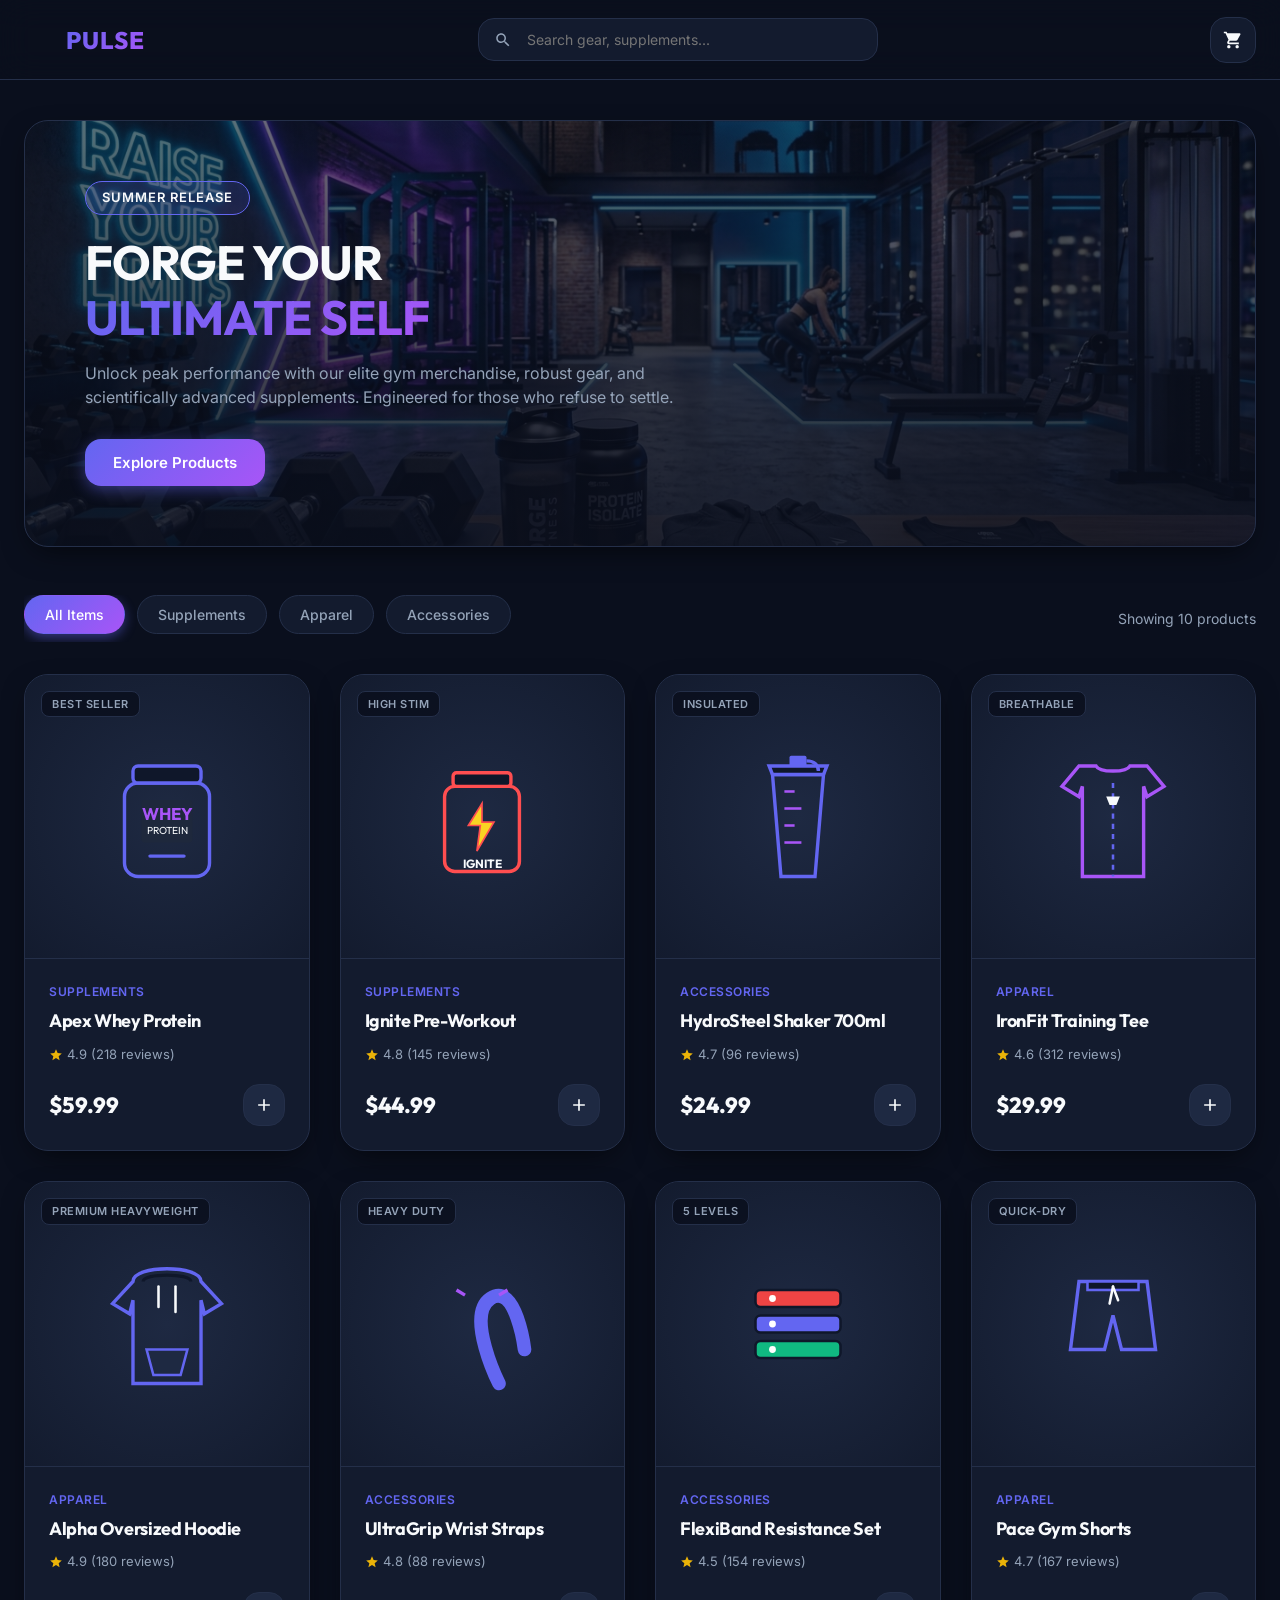
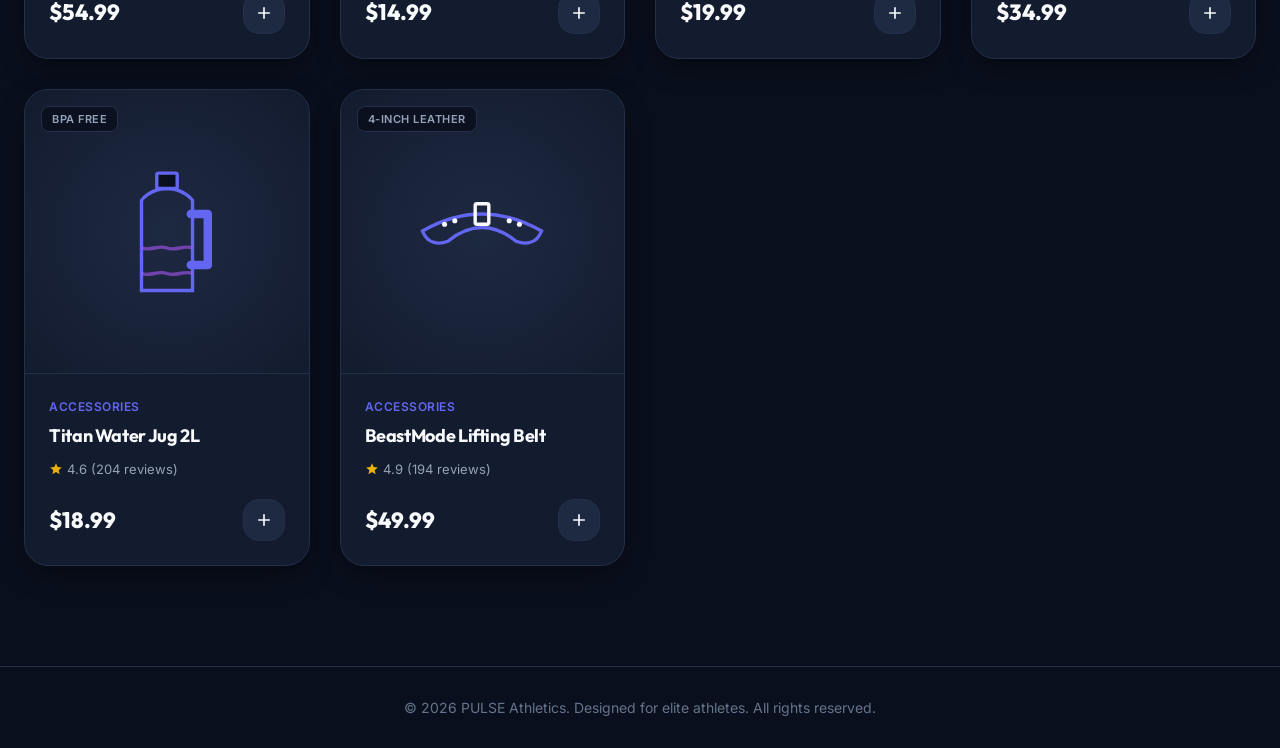
<file: index.html>
<!DOCTYPE html>
<html lang="en">
<head>
    <meta charset="UTF-8">
    <meta name="viewport" content="width=device-width, initial-scale=1.0">
    <title>PULSE / Elite Gym Merchandise & Supplements</title>
    <meta name="description" content="Shop elite athletic wear, premium gym merchandise, and high-performance sports supplements at PULSE.">
    <link rel="stylesheet" href="style.css">
</head>
<body>
    <!-- SVG Gradients Definitions for Logos -->
    <svg style="display: none;">
        <defs>
            <linearGradient id="logoGradient" x1="0%" y1="0%" x2="100%" y2="100%">
                <stop offset="0%" stop-color="#6366f1" />
                <stop offset="100%" stop-color="#a855f7" />
            </linearGradient>
            <linearGradient id="productGradient" x1="0%" y1="0%" x2="100%" y2="100%">
                <stop offset="0%" stop-color="#312e81" />
                <stop offset="100%" stop-color="#581c87" />
            </linearGradient>
        </defs>
    </svg>

    <!-- Navigation Header -->
    <header>
        <div class="nav-container">
            <a href="index.html" class="logo" id="logoLink">
                <svg viewBox="0 0 24 24">
                    <path d="M6.5 5h11C18.3 5 19 5.7 19 6.5s-.7 1.5-1.5 1.5h-11C5.7 8 5 7.3 5 6.5S5.7 5 6.5 5zm0 11h11c.8 0 1.5.7 1.5 1.5s-.7 1.5-1.5 1.5h-11C5.7 19 5 18.3 5 17.5S5.7 16 6.5 16zm-3-5.5h17c.8 0 1.5.7 1.5 1.5s-.7 1.5-1.5 1.5H3.5C2.7 13.5 2 12.8 2 12s.7-1.5 1.5-1.5z"/>
                </svg>
                <span class="gradient-text">PULSE</span>
            </a>

            <div class="nav-search">
                <input type="text" id="searchInput" placeholder="Search gear, supplements..." aria-label="Search products">
                <svg viewBox="0 0 24 24">
                    <path d="M15.5 14h-.79l-.28-.27C15.41 12.59 16 11.11 16 9.5 16 5.91 13.09 3 9.5 3S3 5.91 3 9.5 5.91 16 9.5 16c1.61 0 3.09-.59 4.23-1.57l.27.28v.79l5 4.99L20.49 19l-4.99-5zm-6 0C7.01 14 5 11.99 5 9.5S7.01 5 9.5 5 14 7.01 14 9.5 11.99 14 9.5 14z"/>
                </svg>
            </div>

            <div class="nav-actions">
                <button class="cart-toggle-btn" id="cartToggleBtn" aria-label="Toggle Shopping Cart">
                    <svg viewBox="0 0 24 24">
                        <path d="M7 18c-1.1 0-1.99.9-1.99 2S5.9 22 7 22s2-.9 2-2-.9-2-2-2zM1 2v2h2l3.6 7.59-1.35 2.45c-.16.28-.25.61-.25.96 0 1.1.9 2 2 2h12v-2H7.42c-.14 0-.25-.11-.25-.25l.03-.12.9-1.63h7.45c.75 0 1.41-.41 1.75-1.03l3.58-6.49c.08-.14.12-.31.12-.48 0-.55-.45-1-1-1H5.21l-.94-2H1zm16 16c-1.1 0-1.99.9-1.99 2s.89 2 1.99 2 2-.9 2-2-.9-2-2-2z"/>
                    </svg>
                    <span class="cart-badge" id="cartBadge">0</span>
                </button>
            </div>
        </div>
    </header>

    <!-- Main Content Section -->
    <main>
        <!-- Gym Hero Section -->
        <section class="hero">
            <div class="hero-content">
                <span class="hero-badge">Summer Release</span>
                <h2>FORGE YOUR <br><span class="gradient-text">ULTIMATE SELF</span></h2>
                <p>Unlock peak performance with our elite gym merchandise, robust gear, and scientifically advanced supplements. Engineered for those who refuse to settle.</p>
                <button class="btn" id="heroBtn">Explore Products</button>
            </div>
        </section>

        <!-- Category Selectors & Results count -->
        <section class="filters-section">
            <div class="categories" id="categoriesContainer">
                <button class="category-btn active" data-category="all">All Items</button>
                <button class="category-btn" data-category="supplements">Supplements</button>
                <button class="category-btn" data-category="apparel">Apparel</button>
                <button class="category-btn" data-category="accessories">Accessories</button>
            </div>
            <div class="results-count">
                Showing <span id="resultsCount">10</span> products
            </div>
        </section>

        <!-- Products Listing Grid -->
        <section class="products-grid" id="productsGrid" aria-label="Product Catalog">
            <!-- Dynamic JavaScript Render -->
        </section>
    </main>

    <!-- Cart Overlay Drawer -->
    <div class="cart-overlay" id="cartOverlay">
        <div class="cart-panel" id="cartPanel">
            <div class="cart-header">
                <h3>YOUR <span class="gradient-text">CART</span></h3>
                <button class="cart-close-btn" id="cartCloseBtn" aria-label="Close Shopping Cart">
                    <svg viewBox="0 0 24 24">
                        <path d="M19 6.41L17.59 5 12 10.59 6.41 5 5 6.41 10.59 12 5 17.59 6.41 19 12 13.41 17.59 19 19 17.59 13.41 12z"/>
                    </svg>
                </button>
            </div>

            <div class="cart-items-container" id="cartItemsContainer">
                <!-- Dynamic JavaScript Cart Render -->
            </div>

            <div class="cart-footer">
                <div class="cart-total-row">
                    <span>Subtotal:</span>
                    <span class="cart-total-price" id="cartTotalPrice">$0.00</span>
                </div>
                <button class="btn cart-checkout-btn" id="cartCheckoutBtn">PROCEED TO CHECKOUT</button>
            </div>
        </div>
    </div>

    <!-- Page Footer -->
    <footer>
        <p>&copy; 2026 PULSE Athletics. Designed for elite athletes. All rights reserved.</p>
    </footer>

    <!-- Application Script -->
    <script src="app.js"></script>
</body>
</html>
</file>
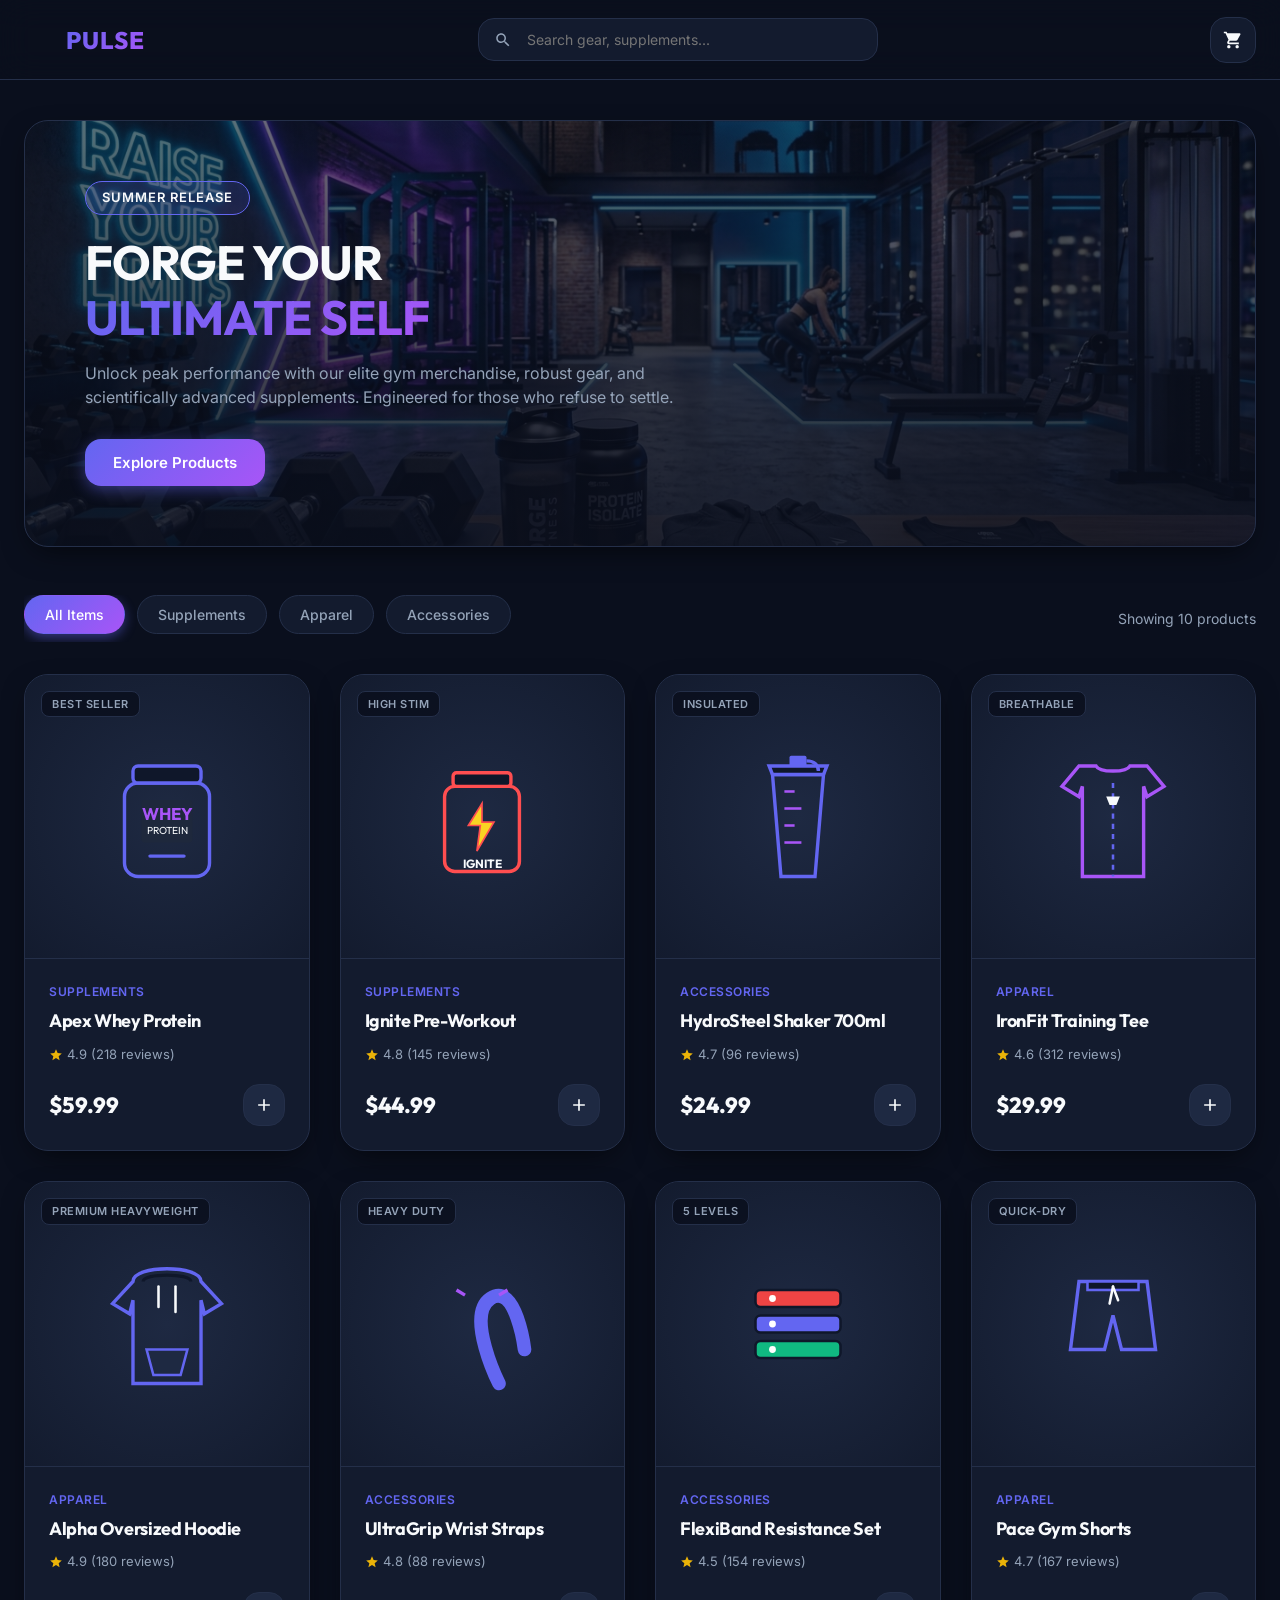
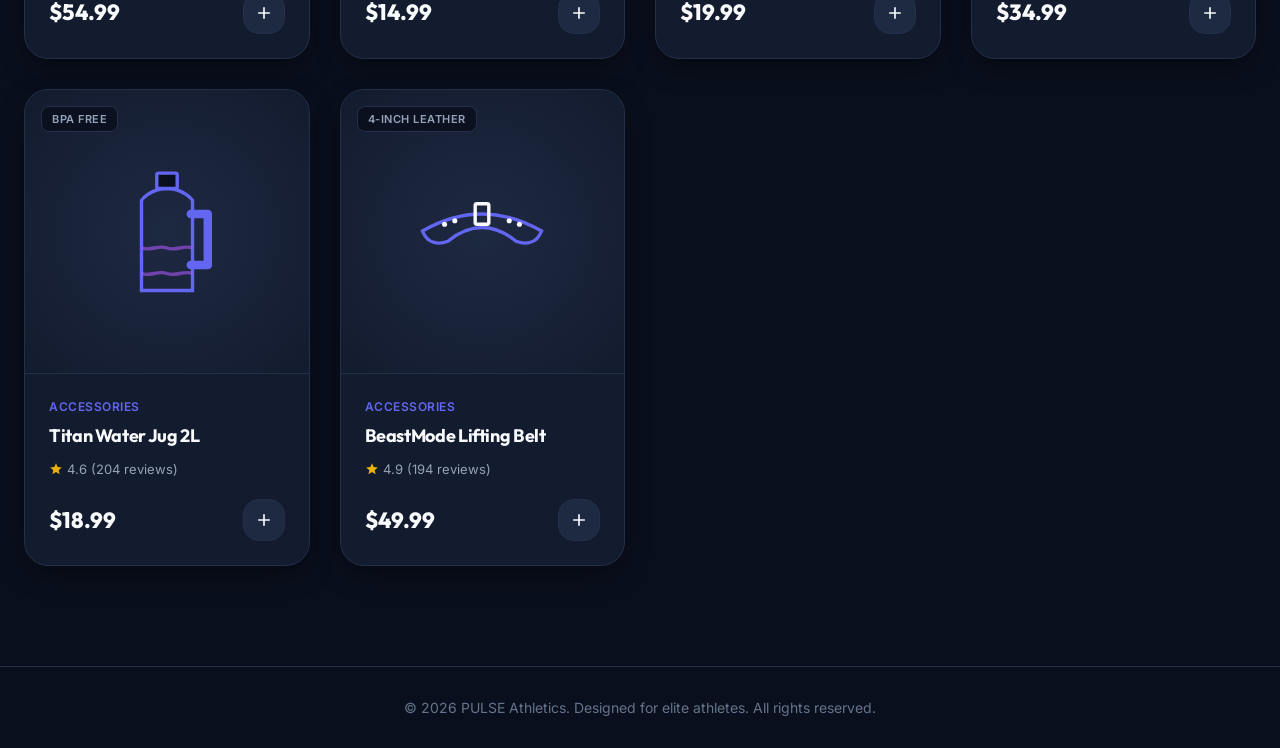
<file: payment.html>
<!DOCTYPE html>
<html lang="en">
<head>
    <meta charset="UTF-8">
    <meta name="viewport" content="width=device-width, initial-scale=1.0">
    <title>PULSE / Secure Checkout</title>
    <meta name="description" content="Securely complete your gym merchandise order on the PULSE sandbox gateway.">
    <link rel="stylesheet" href="style.css">
</head>
<body>
    <!-- SVG Gradients Definitions for Logos -->
    <svg style="display: none;">
        <defs>
            <linearGradient id="logoGradient" x1="0%" y1="0%" x2="100%" y2="100%">
                <stop offset="0%" stop-color="#6366f1" />
                <stop offset="100%" stop-color="#a855f7" />
            </linearGradient>
        </defs>
    </svg>

    <!-- Navigation Header -->
    <header>
        <div class="nav-container">
            <a href="index.html" class="logo">
                <svg viewBox="0 0 24 24">
                    <path d="M6.5 5h11C18.3 5 19 5.7 19 6.5s-.7 1.5-1.5 1.5h-11C5.7 8 5 7.3 5 6.5S5.7 5 6.5 5zm0 11h11c.8 0 1.5.7 1.5 1.5s-.7 1.5-1.5 1.5h-11C5.7 19 5 18.3 5 17.5S5.7 16 6.5 16zm-3-5.5h17c.8 0 1.5.7 1.5 1.5s-.7 1.5-1.5 1.5H3.5C2.7 13.5 2 12.8 2 12s.7-1.5 1.5-1.5z"/>
                </svg>
                <span class="gradient-text">PULSE</span>
            </a>
            <div style="font-size: 13px; font-weight: 700; color: var(--text-muted); text-transform: uppercase; letter-spacing: 2px; display: flex; align-items: center; gap: 8px;">
                <svg viewBox="0 0 24 24" style="width: 16px; height: 16px; fill: var(--text-muted);">
                    <path d="M18 8h-1V6c0-2.76-2.24-5-5-5S7 3.24 7 6v2H6c-1.1 0-2 .9-2 2v10c0 1.1.9 2 2 2h12c1.1 0 2-.9 2-2V10c0-1.1-.9-2-2-2zm-6 9c-1.1 0-2-.9-2-2s.9-2 2-2 2 .9 2 2-.9 2-2 2zm3.1-9H8.9V6c0-1.71 1.39-3.1 3.1-3.1 1.71 0 3.1 1.39 3.1 3.1v2z"/>
                </svg>
                Secure Checkout
            </div>
        </div>
    </header>

    <!-- Main Payment Section -->
    <main>
        <div style="margin-bottom: 24px;">
            <a href="index.html" class="btn btn-secondary" style="padding: 10px 18px; font-size: 13px; border-radius: var(--radius-sm);">
                <svg viewBox="0 0 24 24" style="width: 14px; height: 14px; fill: currentColor; transform: rotate(180deg); margin-right: 4px;">
                    <path d="M5.88 4.12L13.76 12l-7.88 7.88L8 22l10-10L8 2z"/>
                </svg>
                Back to Shop
            </a>
        </div>

        <div class="payment-wrapper">
            <!-- Payment Form Panel -->
            <div class="panel-card">
                <h3 class="panel-title">
                    <span class="gradient-text">Payment Gateway</span> Sandbox
                </h3>

                <!-- Live Card Mockup -->
                <div class="payment-card-mockup" id="cardMockup">
                    <div style="display: flex; justify-content: space-between; align-items: flex-start;">
                        <div class="card-mock-chip"></div>
                        <svg viewBox="0 0 24 24" style="width: 32px; height: 32px; fill: rgba(255, 255, 255, 0.4);">
                            <path d="M12 2C6.48 2 2 6.48 2 12s4.48 10 10 10 10-4.48 10-10S17.52 2 12 2zm1 17h-2v-2h2v2zm2.07-7.75l-.9.92C13.45 12.9 13 13.5 13 15h-2v-.5c0-1.1.45-2.1 1.17-2.83l1.24-1.26c.37-.36.59-.86.59-1.41 0-1.1-.9-2-2-2s-2 .9-2 2H7c0-2.76 2.24-5 5-5s5 2.24 5 5c0 1.04-.42 1.99-1.07 2.75z"/>
                        </svg>
                    </div>
                    <div class="card-mock-number" id="mockCardNumber">•••• •••• •••• ••••</div>
                    <div style="display: flex; justify-content: space-between; align-items: flex-end;">
                        <div>
                            <div class="card-mock-label">Cardholder</div>
                            <div class="card-mock-value" id="mockCardName">Your Name</div>
                        </div>
                        <div style="text-align: right;">
                            <div class="card-mock-label">Expires</div>
                            <div class="card-mock-value" id="mockCardExpiry">MM/YY</div>
                        </div>
                    </div>
                </div>

                <!-- Payment Form -->
                <form id="paymentForm">
                    <div class="form-group">
                        <label for="cardName">Cardholder Name</label>
                        <div class="form-input-wrapper">
                            <input type="text" id="cardName" class="form-input" placeholder="e.g. John Doe" required>
                            <svg viewBox="0 0 24 24">
                                <path d="M12 12c2.21 0 4-1.79 4-4s-1.79-4-4-4-4 1.79-4 4 1.79 4 4 4zm0 2c-2.67 0-8 1.34-8 4v2h16v-2c0-2.66-5.33-4-8-4z"/>
                            </svg>
                        </div>
                    </div>

                    <div class="form-group">
                        <label for="cardNumber">Card Number</label>
                        <div class="form-input-wrapper">
                            <input type="text" id="cardNumber" class="form-input" maxlength="19" placeholder="0000 0000 0000 0000" required>
                            <svg viewBox="0 0 24 24">
                                <path d="M21 18v1c0 1.1-.9 2-2 2H5c-1.11 0-2-.9-2-2V5c0-1.1.89-2 2-2h14c1.1 0 2 .9 2 2v1h-9c-1.11 0-2 .9-2 2v8c0 1.1.89 2 2 2h9zm-9-2h10V8H12v8zm4-2.5c-.83 0-1.5-.67-1.5-1.5s.67-1.5 1.5-1.5 1.5.67 1.5 1.5-.67 1.5-1.5 1.5z"/>
                            </svg>
                        </div>
                    </div>

                    <div class="form-row">
                        <div class="form-group">
                            <label for="cardExpiry">Expiration Date</label>
                            <div class="form-input-wrapper">
                                <input type="text" id="cardExpiry" class="form-input" maxlength="5" placeholder="MM/YY" required>
                                <svg viewBox="0 0 24 24">
                                    <path d="M19 4h-1V2h-2v2H8V2H6v2H5c-1.11 0-1.99.9-1.99 2L3 20c0 1.1.89 2 2 2h14c1.1 0 2-.9 2-2V6c0-1.1-.9-2-2-2zm0 16H5V10h14v10zm0-12H5V6h14v2z"/>
                                </svg>
                            </div>
                        </div>

                        <div class="form-group">
                            <label for="cardCvv">CVV</label>
                            <div class="form-input-wrapper">
                                <input type="password" id="cardCvv" class="form-input" maxlength="3" placeholder="000" required>
                                <svg viewBox="0 0 24 24">
                                    <path d="M18 8h-1V6c0-2.76-2.24-5-5-5S7 3.24 7 6v2H6c-1.1 0-2 .9-2 2v10c0 1.1.9 2 2 2h12c1.1 0 2-.9 2-2V10c0-1.1-.9-2-2-2zm-6 9c-1.1 0-2-.9-2-2s.9-2 2-2 2 .9 2 2-.9 2-2 2zm3.1-9H8.9V6c0-1.71 1.39-3.1 3.1-3.1 1.71 0 3.1 1.39 3.1 3.1v2z"/>
                                </svg>
                            </div>
                        </div>
                    </div>

                    <!-- Sandbox Simulator Controllers -->
                    <div class="simulation-mode">
                        <label>Simulate Gateway Response</label>
                        <p>Toggle the simulator response outcome for verification testing.</p>
                        <div class="toggle-group">
                            <button type="button" class="toggle-btn active success-opt" id="simSuccessBtn">SUCCESS</button>
                            <button type="button" class="toggle-btn failed-opt" id="simFailedBtn">FAILURE</button>
                        </div>
                    </div>

                    <button type="submit" class="btn" style="width: 100%; margin-top: 30px; height: 54px;">SUBMIT PAYMENT</button>
                </form>
            </div>

            <!-- Order Summary Panel -->
            <div class="panel-card">
                <h3 class="panel-title">Order Summary</h3>
                
                <div class="summary-items" id="summaryItems">
                    <!-- Dynamic JavaScript Render of Items -->
                </div>

                <div class="summary-calculations">
                    <div style="display: flex; justify-content: space-between;">
                        <span>Subtotal</span>
                        <span id="summarySubtotal">$0.00</span>
                    </div>
                    <div style="display: flex; justify-content: space-between;">
                        <span>Shipping</span>
                        <span id="summaryShipping">$0.00</span>
                    </div>
                    <div style="display: flex; justify-content: space-between;">
                        <span>Estimated Tax (8%)</span>
                        <span id="summaryTax">$0.00</span>
                    </div>
                    <div class="summary-row-bold">
                        <span>Total Due</span>
                        <span id="summaryTotal">$0.00</span>
                    </div>
                </div>
            </div>
        </div>
    </main>

    <!-- Spinner Loading Dialog Overlay -->
    <div class="loader-overlay" id="loaderOverlay">
        <div class="spinner"></div>
        <div class="loader-text" id="loaderText">Connecting to bank network...</div>
    </div>

    <!-- Page Footer -->
    <footer>
        <p>&copy; 2026 PULSE Athletics. Secured Sandbox Checkout. No real currency is processed.</p>
    </footer>

    <!-- Application Script -->
    <script src="app.js"></script>
</body>
</html>
</file>
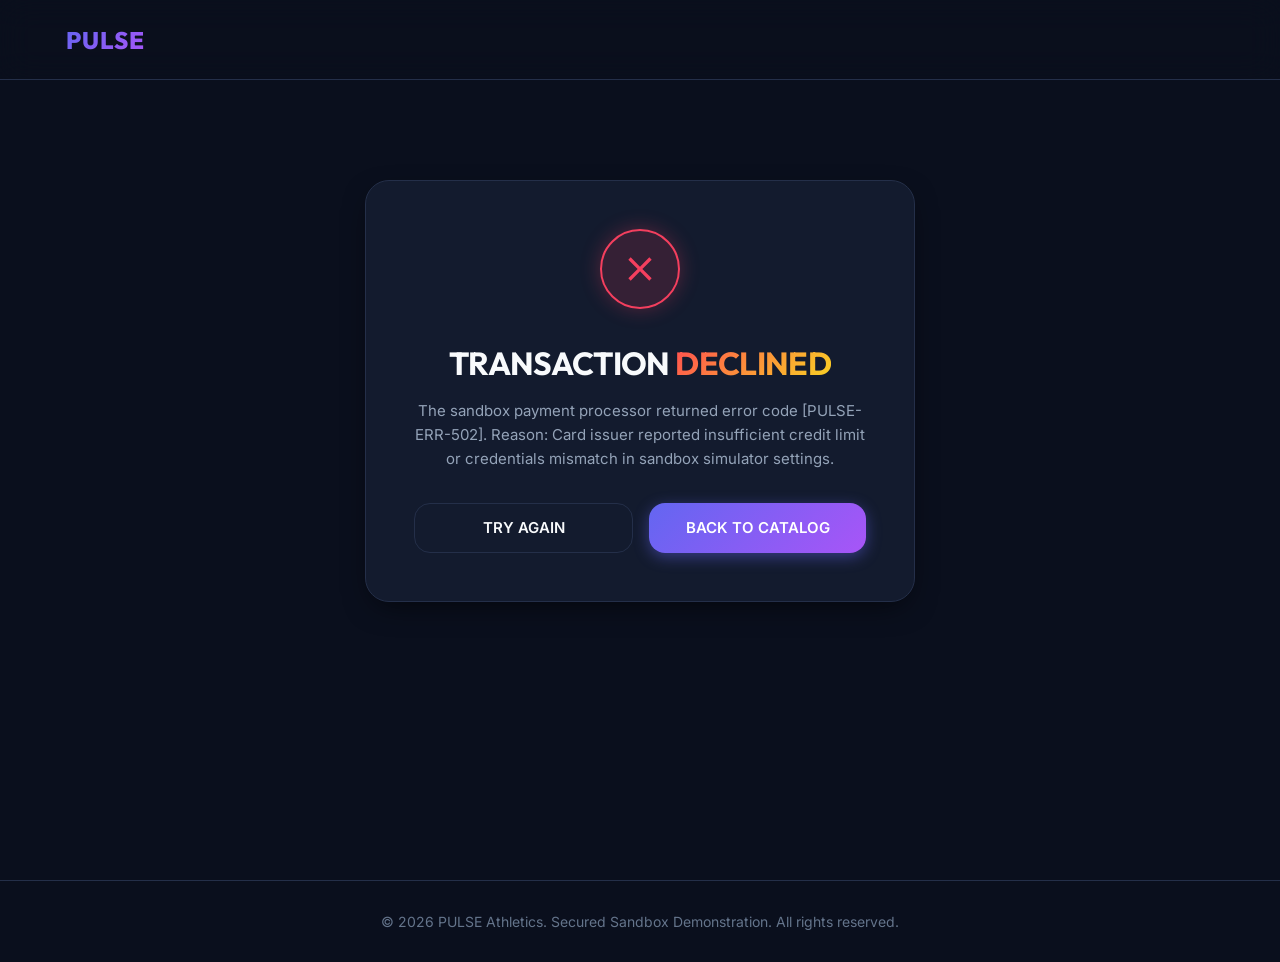
<file: status.html>
<!DOCTYPE html>
<html lang="en">
<head>
    <meta charset="UTF-8">
    <meta name="viewport" content="width=device-width, initial-scale=1.0">
    <title>PULSE / Transaction Status</title>
    <meta name="description" content="Check your PULSE sandbox purchase status.">
    <link rel="stylesheet" href="style.css">
</head>
<body>
    <!-- SVG Gradients Definitions for Logos -->
    <svg style="display: none;">
        <defs>
            <linearGradient id="logoGradient" x1="0%" y1="0%" x2="100%" y2="100%">
                <stop offset="0%" stop-color="#6366f1" />
                <stop offset="100%" stop-color="#a855f7" />
            </linearGradient>
        </defs>
    </svg>

    <!-- Navigation Header -->
    <header>
        <div class="nav-container">
            <a href="index.html" class="logo">
                <svg viewBox="0 0 24 24">
                    <path d="M6.5 5h11C18.3 5 19 5.7 19 6.5s-.7 1.5-1.5 1.5h-11C5.7 8 5 7.3 5 6.5S5.7 5 6.5 5zm0 11h11c.8 0 1.5.7 1.5 1.5s-.7 1.5-1.5 1.5h-11C5.7 19 5 18.3 5 17.5S5.7 16 6.5 16zm-3-5.5h17c.8 0 1.5.7 1.5 1.5s-.7 1.5-1.5 1.5H3.5C2.7 13.5 2 12.8 2 12s.7-1.5 1.5-1.5z"/>
                </svg>
                <span class="gradient-text">PULSE</span>
            </a>
        </div>
    </header>

    <!-- Status Card Container -->
    <main>
        <div class="status-container">
            <!-- This card element's classes are dynamically modified: 'status-card success' or 'status-card failed' -->
            <div class="status-card" id="statusCard">
                
                <div class="status-icon-wrapper" id="statusIcon">
                    <!-- Dynamic SVG inserted via JS -->
                </div>

                <h2 class="status-title" id="statusTitle">Checking transaction...</h2>
                <p class="status-message" id="statusMessage">Please wait while we retrieve the transaction logs.</p>

                <!-- Receipt details panel -->
                <div class="receipt-details" id="receiptDetails" style="display: none;">
                    <div class="receipt-row">
                        <span class="receipt-label">Transaction ID</span>
                        <span class="receipt-value" id="receiptTxnId">TXN-00000000</span>
                    </div>
                    <div class="receipt-row">
                        <span class="receipt-label">Date & Time</span>
                        <span class="receipt-value" id="receiptDate">July 9, 2026</span>
                    </div>
                    <div class="receipt-row">
                        <span class="receipt-label">Payment Method</span>
                        <span class="receipt-value" id="receiptCard">Visa ending in ••••</span>
                    </div>
                    <div class="receipt-divider"></div>
                    <div class="receipt-row" style="font-size: 16px;">
                        <span class="receipt-label" style="font-weight: 700; color: var(--text-primary);">Total Charged</span>
                        <span class="receipt-value" id="receiptTotal" style="font-size: 18px; color: var(--accent); font-weight: 800;">$0.00</span>
                    </div>
                </div>

                <!-- Action Button Block -->
                <div id="statusActions" style="display: flex; gap: 16px; width: 100%; justify-content: center;">
                    <!-- Dynamic CTA Buttons -->
                </div>

            </div>
        </div>
    </main>

    <!-- Page Footer -->
    <footer>
        <p>&copy; 2026 PULSE Athletics. Secured Sandbox Demonstration. All rights reserved.</p>
    </footer>

    <!-- Application Script -->
    <script src="app.js"></script>
</body>
</html>
</file>
<file: style.css>
@import url('https://fonts.googleapis.com/css2?family=Inter:wght@300;400;500;600;700&family=Outfit:wght@400;600;700;800&display=swap');

:root {
    --bg-primary: #0a0f1d;
    --bg-secondary: #131b2e;
    --bg-tertiary: #1e2942;
    --accent: #6366f1;
    --accent-hover: #4f46e5;
    --accent-glow: rgba(99, 102, 241, 0.45);
    --gradient-primary: linear-gradient(135deg, #6366f1 0%, #a855f7 100%);
    --gradient-secondary: linear-gradient(135deg, #ff4e50 0%, #f9d423 100%);
    --text-primary: #f8fafc;
    --text-secondary: #94a3b8;
    --text-muted: #64748b;
    --success: #10b981;
    --success-glow: rgba(16, 185, 129, 0.3);
    --danger: #f43f5e;
    --danger-glow: rgba(244, 63, 94, 0.3);
    --border: #242f49;
    --border-hover: #384a73;
    --card-shadow: 0 10px 30px -10px rgba(0, 0, 0, 0.7);
    --radius-sm: 8px;
    --radius-md: 16px;
    --radius-lg: 24px;
    --transition: all 0.3s cubic-bezier(0.4, 0, 0.2, 1);
}

/* Reset & Base Styles */
* {
    margin: 0;
    padding: 0;
    box-sizing: border-box;
}

body {
    background-color: var(--bg-primary);
    color: var(--text-primary);
    font-family: 'Inter', sans-serif;
    line-height: 1.5;
    overflow-x: hidden;
    min-height: 100vh;
}

h1, h2, h3, h4, h5, h6 {
    font-family: 'Outfit', sans-serif;
    font-weight: 700;
    letter-spacing: -0.02em;
}

a {
    color: inherit;
    text-decoration: none;
}

button, input, select {
    font-family: inherit;
    outline: none;
    border: none;
}

/* Scrollbar styling */
::-webkit-scrollbar {
    width: 8px;
    height: 8px;
}
::-webkit-scrollbar-track {
    background: var(--bg-primary);
}
::-webkit-scrollbar-thumb {
    background: var(--bg-tertiary);
    border-radius: var(--radius-sm);
}
::-webkit-scrollbar-thumb:hover {
    background: var(--border-hover);
}

/* Typography Helpers */
.gradient-text {
    background: var(--gradient-primary);
    -webkit-background-clip: text;
    -webkit-text-fill-color: transparent;
}

.gradient-text-alt {
    background: var(--gradient-secondary);
    -webkit-background-clip: text;
    -webkit-text-fill-color: transparent;
}

/* Navigation Bar */
header {
    position: sticky;
    top: 0;
    z-index: 100;
    background: rgba(10, 15, 29, 0.8);
    backdrop-filter: blur(16px);
    -webkit-backdrop-filter: blur(16px);
    border-bottom: 1px solid var(--border);
    height: 80px;
    display: flex;
    align-items: center;
    transition: var(--transition);
}

.nav-container {
    width: 100%;
    max-width: 1280px;
    margin: 0 auto;
    padding: 0 24px;
    display: flex;
    justify-content: space-between;
    align-items: center;
}

.logo {
    display: flex;
    align-items: center;
    gap: 10px;
    font-size: 24px;
    font-weight: 800;
    font-family: 'Outfit', sans-serif;
    text-transform: uppercase;
    letter-spacing: 1px;
}

.logo svg {
    width: 32px;
    height: 32px;
    fill: url(#logoGradient);
}

.nav-search {
    position: relative;
    width: 100%;
    max-width: 400px;
    margin: 0 20px;
}

.nav-search input {
    width: 100%;
    background: var(--bg-secondary);
    color: var(--text-primary);
    padding: 12px 16px 12px 48px;
    border-radius: var(--radius-md);
    border: 1px solid var(--border);
    font-size: 14px;
    transition: var(--transition);
}

.nav-search input:focus {
    border-color: var(--accent);
    box-shadow: 0 0 15px var(--accent-glow);
    background: var(--bg-tertiary);
}

.nav-search svg {
    position: absolute;
    left: 16px;
    top: 50%;
    transform: translateY(-50%);
    width: 18px;
    height: 18px;
    fill: var(--text-secondary);
    pointer-events: none;
    transition: var(--transition);
}

.nav-search input:focus + svg {
    fill: var(--accent);
}

.nav-actions {
    display: flex;
    align-items: center;
    gap: 16px;
}

.cart-toggle-btn {
    position: relative;
    background: var(--bg-secondary);
    border: 1px solid var(--border);
    padding: 12px;
    border-radius: var(--radius-md);
    cursor: pointer;
    display: flex;
    align-items: center;
    justify-content: center;
    transition: var(--transition);
}

.cart-toggle-btn:hover {
    background: var(--bg-tertiary);
    border-color: var(--border-hover);
    transform: translateY(-2px);
}

.cart-toggle-btn svg {
    width: 20px;
    height: 20px;
    fill: var(--text-primary);
}

.cart-badge {
    position: absolute;
    top: -6px;
    right: -6px;
    background: var(--gradient-primary);
    color: #fff;
    font-size: 11px;
    font-weight: 700;
    width: 20px;
    height: 20px;
    border-radius: 50%;
    display: flex;
    align-items: center;
    justify-content: center;
    box-shadow: 0 0 10px rgba(99, 102, 241, 0.5);
    transition: var(--transition);
    transform: scale(0);
}

.cart-badge.has-items {
    transform: scale(1);
}

/* Main Container Layout */
main {
    max-width: 1280px;
    margin: 0 auto;
    padding: 40px 24px;
    min-height: calc(100vh - 160px);
}

/* Hero Section */
.hero {
    position: relative;
    border-radius: var(--radius-lg);
    overflow: hidden;
    margin-bottom: 48px;
    background: linear-gradient(rgba(10, 15, 29, 0.6), rgba(10, 15, 29, 0.9)), url('assets/gym_hero.jpg') no-repeat center center/cover;
    min-height: 380px;
    display: flex;
    align-items: center;
    padding: 60px;
    border: 1px solid var(--border);
    box-shadow: var(--card-shadow);
}

.hero-content {
    max-width: 600px;
    position: relative;
    z-index: 2;
}

.hero-badge {
    display: inline-block;
    background: rgba(99, 102, 241, 0.15);
    border: 1px solid var(--accent);
    color: var(--text-primary);
    padding: 6px 16px;
    border-radius: 100px;
    font-size: 13px;
    font-weight: 600;
    text-transform: uppercase;
    letter-spacing: 1px;
    margin-bottom: 20px;
}

.hero h2 {
    font-size: 48px;
    line-height: 1.15;
    margin-bottom: 16px;
}

.hero p {
    color: var(--text-secondary);
    font-size: 16px;
    margin-bottom: 30px;
}

.btn {
    display: inline-flex;
    align-items: center;
    justify-content: center;
    gap: 8px;
    background: var(--gradient-primary);
    color: white;
    font-weight: 600;
    font-size: 15px;
    padding: 14px 28px;
    border-radius: var(--radius-md);
    cursor: pointer;
    box-shadow: 0 4px 15px var(--accent-glow);
    transition: var(--transition);
}

.btn:hover {
    transform: translateY(-2px);
    box-shadow: 0 6px 20px var(--accent-glow);
    opacity: 0.95;
}

.btn-secondary {
    background: var(--bg-secondary);
    border: 1px solid var(--border);
    color: var(--text-primary);
    box-shadow: none;
}

.btn-secondary:hover {
    background: var(--bg-tertiary);
    border-color: var(--border-hover);
    box-shadow: none;
}

/* Category Filters */
.filters-section {
    display: flex;
    justify-content: space-between;
    align-items: center;
    flex-wrap: wrap;
    gap: 20px;
    margin-bottom: 32px;
}

.categories {
    display: flex;
    gap: 12px;
    overflow-x: auto;
    padding-bottom: 8px;
}

.category-btn {
    background: var(--bg-secondary);
    border: 1px solid var(--border);
    color: var(--text-secondary);
    padding: 10px 20px;
    border-radius: 100px;
    font-weight: 500;
    font-size: 14px;
    cursor: pointer;
    white-space: nowrap;
    transition: var(--transition);
}

.category-btn:hover {
    border-color: var(--border-hover);
    color: var(--text-primary);
}

.category-btn.active {
    background: var(--gradient-primary);
    color: white;
    border-color: transparent;
    box-shadow: 0 4px 12px var(--accent-glow);
}

.results-count {
    color: var(--text-secondary);
    font-size: 14px;
}

/* Product Grid Section */
.products-grid {
    display: grid;
    grid-template-columns: repeat(auto-fill, minmax(280px, 1fr));
    gap: 30px;
}

/* Product Card */
.product-card {
    background: var(--bg-secondary);
    border: 1px solid var(--border);
    border-radius: var(--radius-lg);
    overflow: hidden;
    display: flex;
    flex-direction: column;
    height: 100%;
    transition: var(--transition);
    box-shadow: var(--card-shadow);
}

.product-card:hover {
    transform: translateY(-8px);
    border-color: var(--accent);
    box-shadow: 0 15px 35px -5px rgba(0, 0, 0, 0.8), 0 0 20px rgba(99, 102, 241, 0.15);
}

.product-image-container {
    position: relative;
    padding-top: 100%; /* 1:1 Aspect Ratio */
    background: radial-gradient(circle at center, var(--bg-tertiary) 0%, var(--bg-secondary) 100%);
    border-bottom: 1px solid var(--border);
    overflow: hidden;
}

.product-image-container svg {
    position: absolute;
    top: 50%;
    left: 50%;
    transform: translate(-50%, -50%);
    width: 60%;
    height: 60%;
    transition: var(--transition);
}

.product-card:hover .product-image-container svg {
    transform: translate(-50%, -50%) scale(1.1) rotate(2deg);
}

.product-badge {
    position: absolute;
    top: 16px;
    left: 16px;
    background: rgba(10, 15, 29, 0.85);
    border: 1px solid var(--border);
    padding: 4px 10px;
    border-radius: var(--radius-sm);
    font-size: 11px;
    font-weight: 600;
    text-transform: uppercase;
    letter-spacing: 0.5px;
    color: var(--text-secondary);
}

.product-info {
    padding: 24px;
    display: flex;
    flex-direction: column;
    flex-grow: 1;
}

.product-category {
    font-size: 12px;
    font-weight: 600;
    color: var(--accent);
    text-transform: uppercase;
    letter-spacing: 0.5px;
    margin-bottom: 8px;
}

.product-title {
    font-size: 18px;
    font-weight: 700;
    color: var(--text-primary);
    margin-bottom: 12px;
    line-height: 1.3;
}

.product-rating {
    display: flex;
    align-items: center;
    gap: 4px;
    margin-bottom: 20px;
    font-size: 13px;
    color: var(--text-secondary);
}

.product-rating svg {
    width: 14px;
    height: 14px;
    fill: #eab308;
}

.product-footer {
    display: flex;
    align-items: center;
    justify-content: space-between;
    margin-top: auto;
}

.product-price {
    font-size: 22px;
    font-weight: 800;
    font-family: 'Outfit', sans-serif;
    color: var(--text-primary);
}

.add-cart-btn {
    background: var(--bg-tertiary);
    border: 1px solid var(--border);
    color: var(--text-primary);
    padding: 10px;
    border-radius: var(--radius-md);
    cursor: pointer;
    display: flex;
    align-items: center;
    justify-content: center;
    transition: var(--transition);
}

.add-cart-btn:hover {
    background: var(--gradient-primary);
    border-color: transparent;
    box-shadow: 0 4px 15px var(--accent-glow);
    transform: scale(1.05);
}

.add-cart-btn svg {
    width: 20px;
    height: 20px;
    fill: currentColor;
}

/* Sliding Cart Panel */
.cart-overlay {
    position: fixed;
    top: 0;
    left: 0;
    width: 100vw;
    height: 100vh;
    background: rgba(5, 8, 16, 0.6);
    backdrop-filter: blur(8px);
    z-index: 1000;
    opacity: 0;
    pointer-events: none;
    transition: var(--transition);
}

.cart-overlay.open {
    opacity: 1;
    pointer-events: all;
}

.cart-panel {
    position: fixed;
    top: 0;
    right: -450px;
    width: 100%;
    max-width: 450px;
    height: 100vh;
    background: rgba(19, 27, 46, 0.95);
    backdrop-filter: blur(20px);
    border-left: 1px solid var(--border);
    z-index: 1001;
    display: flex;
    flex-direction: column;
    box-shadow: -10px 0 40px rgba(0, 0, 0, 0.8);
    transition: transform 0.4s cubic-bezier(0.4, 0, 0.2, 1);
}

.cart-overlay.open .cart-panel {
    transform: translateX(-450px);
}

.cart-header {
    padding: 24px;
    border-bottom: 1px solid var(--border);
    display: flex;
    justify-content: space-between;
    align-items: center;
}

.cart-close-btn {
    background: none;
    border: none;
    color: var(--text-secondary);
    cursor: pointer;
    padding: 8px;
    display: flex;
    align-items: center;
    border-radius: 50%;
    transition: var(--transition);
}

.cart-close-btn:hover {
    color: var(--text-primary);
    background: rgba(255, 255, 255, 0.05);
}

.cart-close-btn svg {
    width: 24px;
    height: 24px;
    fill: currentColor;
}

.cart-items-container {
    flex-grow: 1;
    padding: 24px;
    overflow-y: auto;
    display: flex;
    flex-direction: column;
    gap: 20px;
}

.cart-empty-state {
    display: flex;
    flex-direction: column;
    align-items: center;
    justify-content: center;
    height: 100%;
    color: var(--text-muted);
    text-align: center;
    gap: 16px;
}

.cart-empty-state svg {
    width: 64px;
    height: 64px;
    fill: var(--text-muted);
    opacity: 0.3;
}

/* Cart Item Card */
.cart-item {
    display: flex;
    gap: 16px;
    align-items: center;
    background: rgba(10, 15, 29, 0.4);
    border: 1px solid var(--border);
    padding: 16px;
    border-radius: var(--radius-md);
}

.cart-item-img {
    width: 70px;
    height: 70px;
    background: var(--bg-secondary);
    border-radius: var(--radius-sm);
    border: 1px solid var(--border);
    display: flex;
    align-items: center;
    justify-content: center;
}

.cart-item-img svg {
    width: 40px;
    height: 40px;
}

.cart-item-details {
    flex-grow: 1;
}

.cart-item-name {
    font-size: 15px;
    font-weight: 600;
    color: var(--text-primary);
    margin-bottom: 4px;
}

.cart-item-price {
    font-size: 14px;
    font-weight: 700;
    color: var(--accent);
}

.cart-item-qty {
    display: flex;
    align-items: center;
    gap: 12px;
    margin-top: 8px;
}

.qty-btn {
    background: var(--bg-tertiary);
    color: var(--text-primary);
    width: 24px;
    height: 24px;
    border-radius: 50%;
    display: flex;
    align-items: center;
    justify-content: center;
    cursor: pointer;
    font-size: 14px;
    font-weight: 600;
    transition: var(--transition);
}

.qty-btn:hover {
    background: var(--accent);
}

.qty-value {
    font-size: 14px;
    font-weight: 600;
}

.cart-item-remove {
    background: none;
    border: none;
    color: var(--text-muted);
    cursor: pointer;
    padding: 6px;
    border-radius: 50%;
    transition: var(--transition);
}

.cart-item-remove:hover {
    color: var(--danger);
    background: rgba(244, 63, 94, 0.1);
}

.cart-item-remove svg {
    width: 18px;
    height: 18px;
    fill: currentColor;
}

.cart-footer {
    padding: 24px;
    border-top: 1px solid var(--border);
    background: var(--bg-secondary);
}

.cart-total-row {
    display: flex;
    justify-content: space-between;
    margin-bottom: 20px;
    font-size: 18px;
    font-weight: 600;
}

.cart-total-price {
    font-size: 24px;
    font-weight: 800;
    font-family: 'Outfit', sans-serif;
    color: var(--text-primary);
}

.cart-checkout-btn {
    width: 100%;
    height: 52px;
}

/* Payment Layout & Forms */
.payment-wrapper {
    display: grid;
    grid-template-columns: 1.6fr 1fr;
    gap: 40px;
    align-items: start;
    margin-top: 24px;
}

@media (max-width: 900px) {
    .payment-wrapper {
        grid-template-columns: 1fr;
    }
}

.panel-card {
    background: var(--bg-secondary);
    border: 1px solid var(--border);
    border-radius: var(--radius-lg);
    padding: 32px;
    box-shadow: var(--card-shadow);
}

.panel-title {
    font-size: 24px;
    margin-bottom: 24px;
    display: flex;
    align-items: center;
    gap: 12px;
}

.panel-title svg {
    width: 24px;
    height: 24px;
    fill: url(#logoGradient);
}

/* Card design mockup */
.payment-card-mockup {
    position: relative;
    background: linear-gradient(135deg, #1e1b4b 0%, #311042 100%);
    border: 1px solid rgba(255, 255, 255, 0.1);
    border-radius: var(--radius-md);
    padding: 24px;
    aspect-ratio: 1.58 / 1;
    max-width: 380px;
    margin: 0 auto 30px auto;
    display: flex;
    flex-direction: column;
    justify-content: space-between;
    box-shadow: 0 15px 30px rgba(0, 0, 0, 0.5);
    overflow: hidden;
}

.payment-card-mockup::before {
    content: '';
    position: absolute;
    top: -50%;
    left: -50%;
    width: 200%;
    height: 200%;
    background: radial-gradient(circle, rgba(99, 102, 241, 0.15) 0%, transparent 60%);
    pointer-events: none;
}

.card-mock-chip {
    width: 45px;
    height: 35px;
    background: linear-gradient(135deg, #e2e8f0 0%, #cbd5e1 100%);
    border-radius: 6px;
    margin-bottom: 12px;
}

.card-mock-number {
    font-family: 'Outfit', monospace;
    font-size: 20px;
    letter-spacing: 2px;
    margin-bottom: 20px;
    text-shadow: 0 2px 4px rgba(0,0,0,0.5);
}

.card-mock-row {
    display: flex;
    justify-content: space-between;
    font-size: 12px;
    color: var(--text-secondary);
}

.card-mock-label {
    text-transform: uppercase;
    font-size: 9px;
    letter-spacing: 1px;
    margin-bottom: 2px;
}

.card-mock-value {
    font-family: 'Outfit', sans-serif;
    color: var(--text-primary);
    font-size: 13px;
    text-transform: uppercase;
}

/* Forms styling */
.form-group {
    margin-bottom: 20px;
}

.form-group label {
    display: block;
    font-size: 13px;
    font-weight: 600;
    color: var(--text-secondary);
    margin-bottom: 8px;
    text-transform: uppercase;
    letter-spacing: 0.5px;
}

.form-input-wrapper {
    position: relative;
}

.form-input-wrapper svg {
    position: absolute;
    left: 16px;
    top: 50%;
    transform: translateY(-50%);
    width: 18px;
    height: 18px;
    fill: var(--text-muted);
    transition: var(--transition);
}

.form-input {
    width: 100%;
    background: var(--bg-tertiary);
    color: var(--text-primary);
    border: 1px solid var(--border);
    padding: 14px 16px 14px 48px;
    border-radius: var(--radius-md);
    font-size: 15px;
    transition: var(--transition);
}

.form-input:focus {
    border-color: var(--accent);
    box-shadow: 0 0 15px var(--accent-glow);
}

.form-input:focus + svg {
    fill: var(--accent);
}

.form-row {
    display: grid;
    grid-template-columns: 1fr 1fr;
    gap: 20px;
}

/* Simulation controllers */
.simulation-mode {
    border-top: 1px solid var(--border);
    margin-top: 24px;
    padding-top: 24px;
}

.simulation-mode p {
    font-size: 14px;
    color: var(--text-secondary);
    margin-bottom: 12px;
}

.toggle-group {
    display: flex;
    gap: 12px;
}

.toggle-btn {
    flex: 1;
    background: var(--bg-tertiary);
    color: var(--text-secondary);
    border: 1px solid var(--border);
    padding: 12px;
    border-radius: var(--radius-md);
    font-size: 14px;
    font-weight: 600;
    cursor: pointer;
    text-align: center;
    transition: var(--transition);
}

.toggle-btn.active {
    border-color: var(--accent);
    background: rgba(99, 102, 241, 0.1);
    color: var(--text-primary);
    box-shadow: 0 0 10px rgba(99, 102, 241, 0.2);
}

.toggle-btn.active.success-opt {
    border-color: var(--success);
    background: rgba(16, 185, 129, 0.1);
    color: var(--success);
}

.toggle-btn.active.failed-opt {
    border-color: var(--danger);
    background: rgba(244, 63, 94, 0.1);
    color: var(--danger);
}

/* Summary Panel */
.summary-items {
    margin-bottom: 24px;
    max-height: 250px;
    overflow-y: auto;
    display: flex;
    flex-direction: column;
    gap: 16px;
    padding-right: 8px;
}

.summary-item-card {
    display: flex;
    justify-content: space-between;
    align-items: center;
    font-size: 14px;
}

.summary-item-left {
    display: flex;
    align-items: center;
    gap: 12px;
}

.summary-item-qty {
    background: var(--bg-tertiary);
    color: var(--text-secondary);
    font-size: 12px;
    font-weight: 700;
    padding: 2px 8px;
    border-radius: 4px;
}

.summary-calculations {
    border-top: 1px solid var(--border);
    padding-top: 20px;
    display: flex;
    flex-direction: column;
    gap: 12px;
    font-size: 14px;
    color: var(--text-secondary);
}

.summary-row-bold {
    border-top: 1px solid var(--border);
    padding-top: 16px;
    margin-top: 4px;
    display: flex;
    justify-content: space-between;
    font-size: 18px;
    font-weight: 700;
    color: var(--text-primary);
}

/* Spinner Overlay for payment loading */
.loader-overlay {
    position: fixed;
    top: 0;
    left: 0;
    width: 100vw;
    height: 100vh;
    background: rgba(5, 8, 16, 0.85);
    backdrop-filter: blur(10px);
    z-index: 2000;
    display: flex;
    flex-direction: column;
    align-items: center;
    justify-content: center;
    opacity: 0;
    pointer-events: none;
    transition: var(--transition);
}

.loader-overlay.active {
    opacity: 1;
    pointer-events: all;
}

.spinner {
    width: 60px;
    height: 60px;
    border: 4px solid var(--border);
    border-top-color: var(--accent);
    border-radius: 50%;
    animation: spin 1s linear infinite;
    margin-bottom: 24px;
    box-shadow: 0 0 15px var(--accent-glow);
}

.loader-text {
    font-size: 18px;
    font-weight: 600;
    color: var(--text-primary);
    letter-spacing: 0.5px;
}

@keyframes spin {
    to { transform: rotate(360deg); }
}

/* Status / Result Page */
.status-container {
    max-width: 550px;
    margin: 60px auto 0 auto;
    text-align: center;
}

.status-card {
    background: var(--bg-secondary);
    border: 1px solid var(--border);
    border-radius: var(--radius-lg);
    padding: 48px;
    box-shadow: var(--card-shadow);
    display: flex;
    flex-direction: column;
    align-items: center;
    position: relative;
    overflow: hidden;
}

.status-icon-wrapper {
    width: 80px;
    height: 80px;
    border-radius: 50%;
    display: flex;
    align-items: center;
    justify-content: center;
    margin-bottom: 30px;
    position: relative;
}

.status-card.success .status-icon-wrapper {
    background: rgba(16, 185, 129, 0.15);
    border: 2px solid var(--success);
    box-shadow: 0 0 20px var(--success-glow);
}

.status-card.failed .status-icon-wrapper {
    background: rgba(244, 63, 94, 0.15);
    border: 2px solid var(--danger);
    box-shadow: 0 0 20px var(--danger-glow);
}

.status-icon-wrapper svg {
    width: 40px;
    height: 40px;
}

.status-card.success svg {
    fill: var(--success);
}

.status-card.failed svg {
    fill: var(--danger);
}

.status-title {
    font-size: 32px;
    margin-bottom: 12px;
}

.status-message {
    color: var(--text-secondary);
    margin-bottom: 32px;
    font-size: 15px;
    line-height: 1.6;
}

.receipt-details {
    width: 100%;
    background: rgba(10, 15, 29, 0.4);
    border: 1px solid var(--border);
    border-radius: var(--radius-md);
    padding: 24px;
    margin-bottom: 32px;
    text-align: left;
    display: flex;
    flex-direction: column;
    gap: 12px;
}

.receipt-row {
    display: flex;
    justify-content: space-between;
    font-size: 14px;
}

.receipt-label {
    color: var(--text-secondary);
}

.receipt-value {
    font-weight: 600;
    color: var(--text-primary);
}

.receipt-divider {
    border-top: 1px dashed var(--border);
    margin: 8px 0;
}

/* Footer Section */
footer {
    border-top: 1px solid var(--border);
    padding: 30px 24px;
    text-align: center;
    background: var(--bg-primary);
    color: var(--text-muted);
    font-size: 14px;
    margin-top: 60px;
}

footer a {
    color: var(--text-secondary);
    transition: var(--transition);
}

footer a:hover {
    color: var(--accent);
}

/* Media Queries & Responsive Tweaks */
@media (max-width: 768px) {
    header {
        height: auto;
        padding: 16px 0;
    }
    
    .nav-container {
        flex-direction: column;
        gap: 16px;
    }

    .nav-search {
        max-width: 100%;
        margin: 0;
        order: 3;
    }

    .hero {
        padding: 30px;
        min-height: 300px;
    }

    .hero h2 {
        font-size: 32px;
    }

    .filters-section {
        flex-direction: column;
        align-items: stretch;
    }

    .categories {
        width: 100%;
    }

    .cart-panel {
        max-width: 100%;
        right: -100%;
    }
    
    .cart-overlay.open .cart-panel {
        transform: translateX(-100%);
    }
}
</file>
